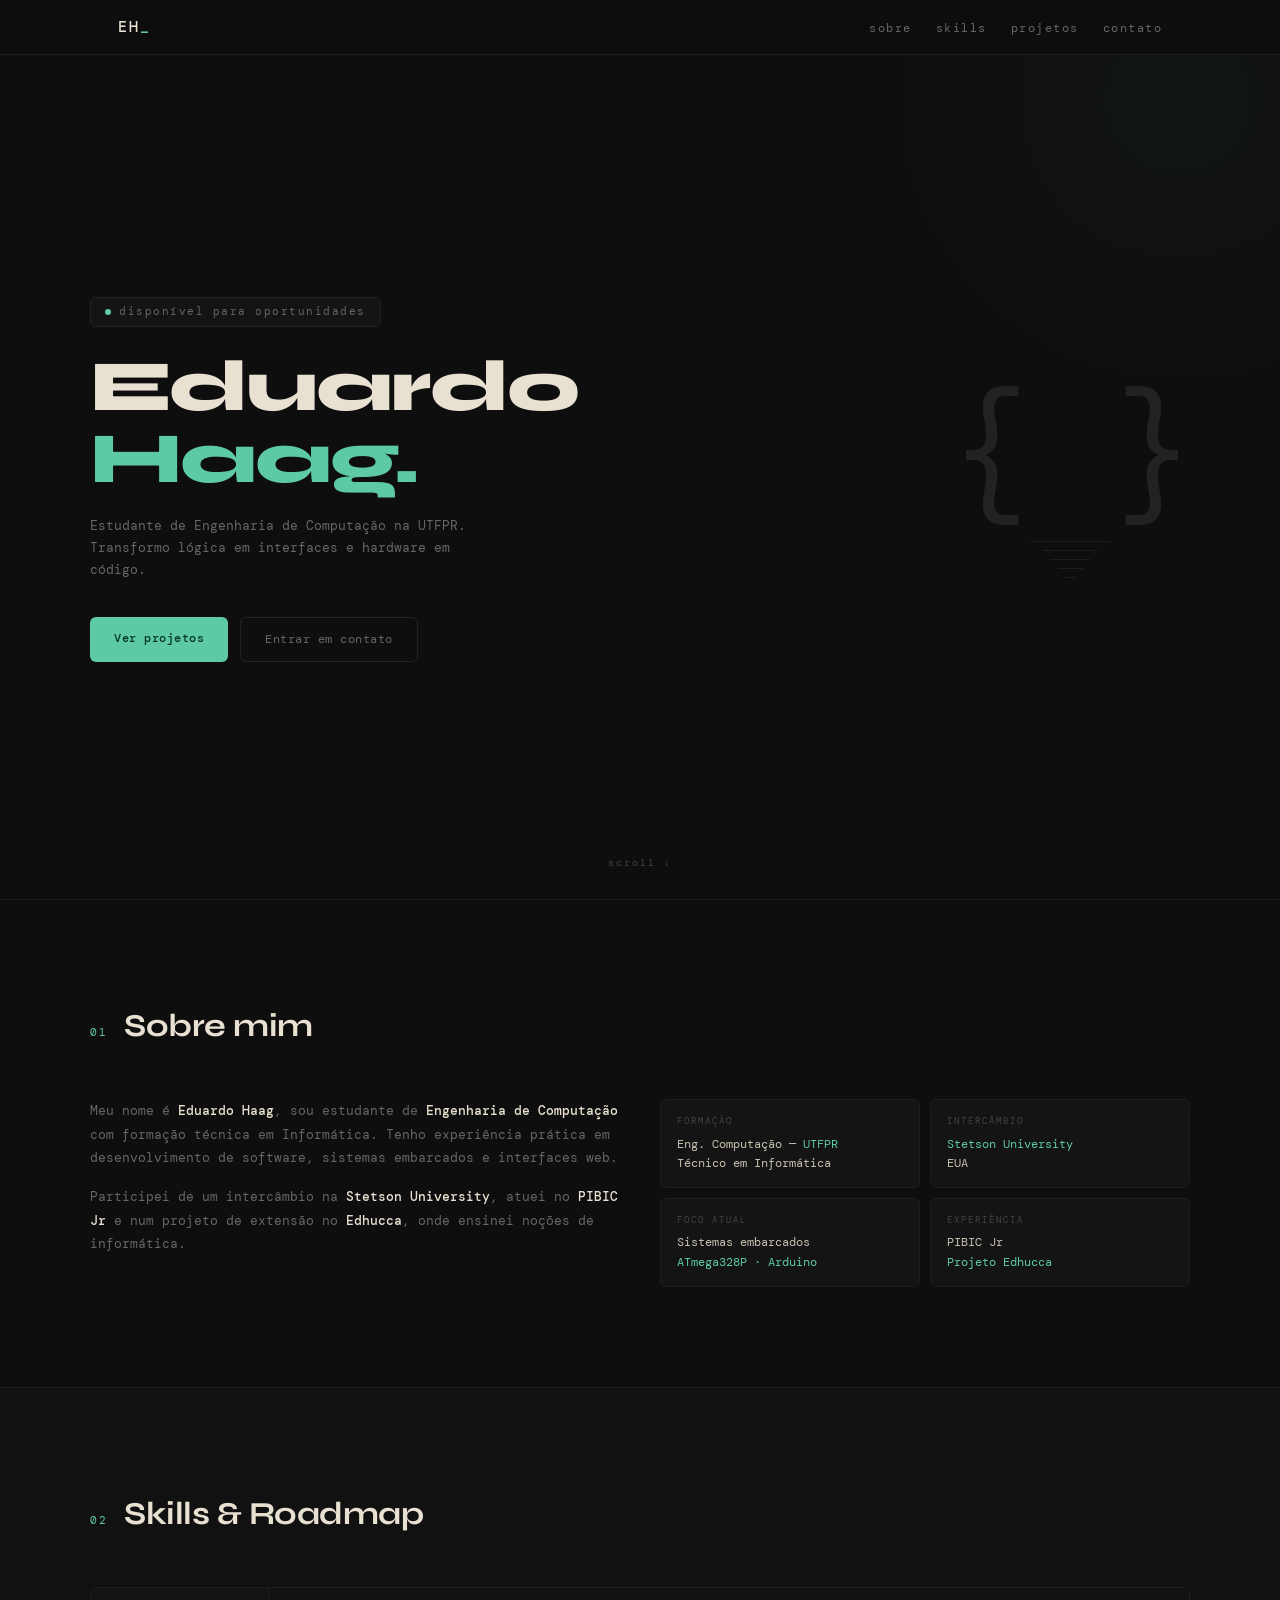
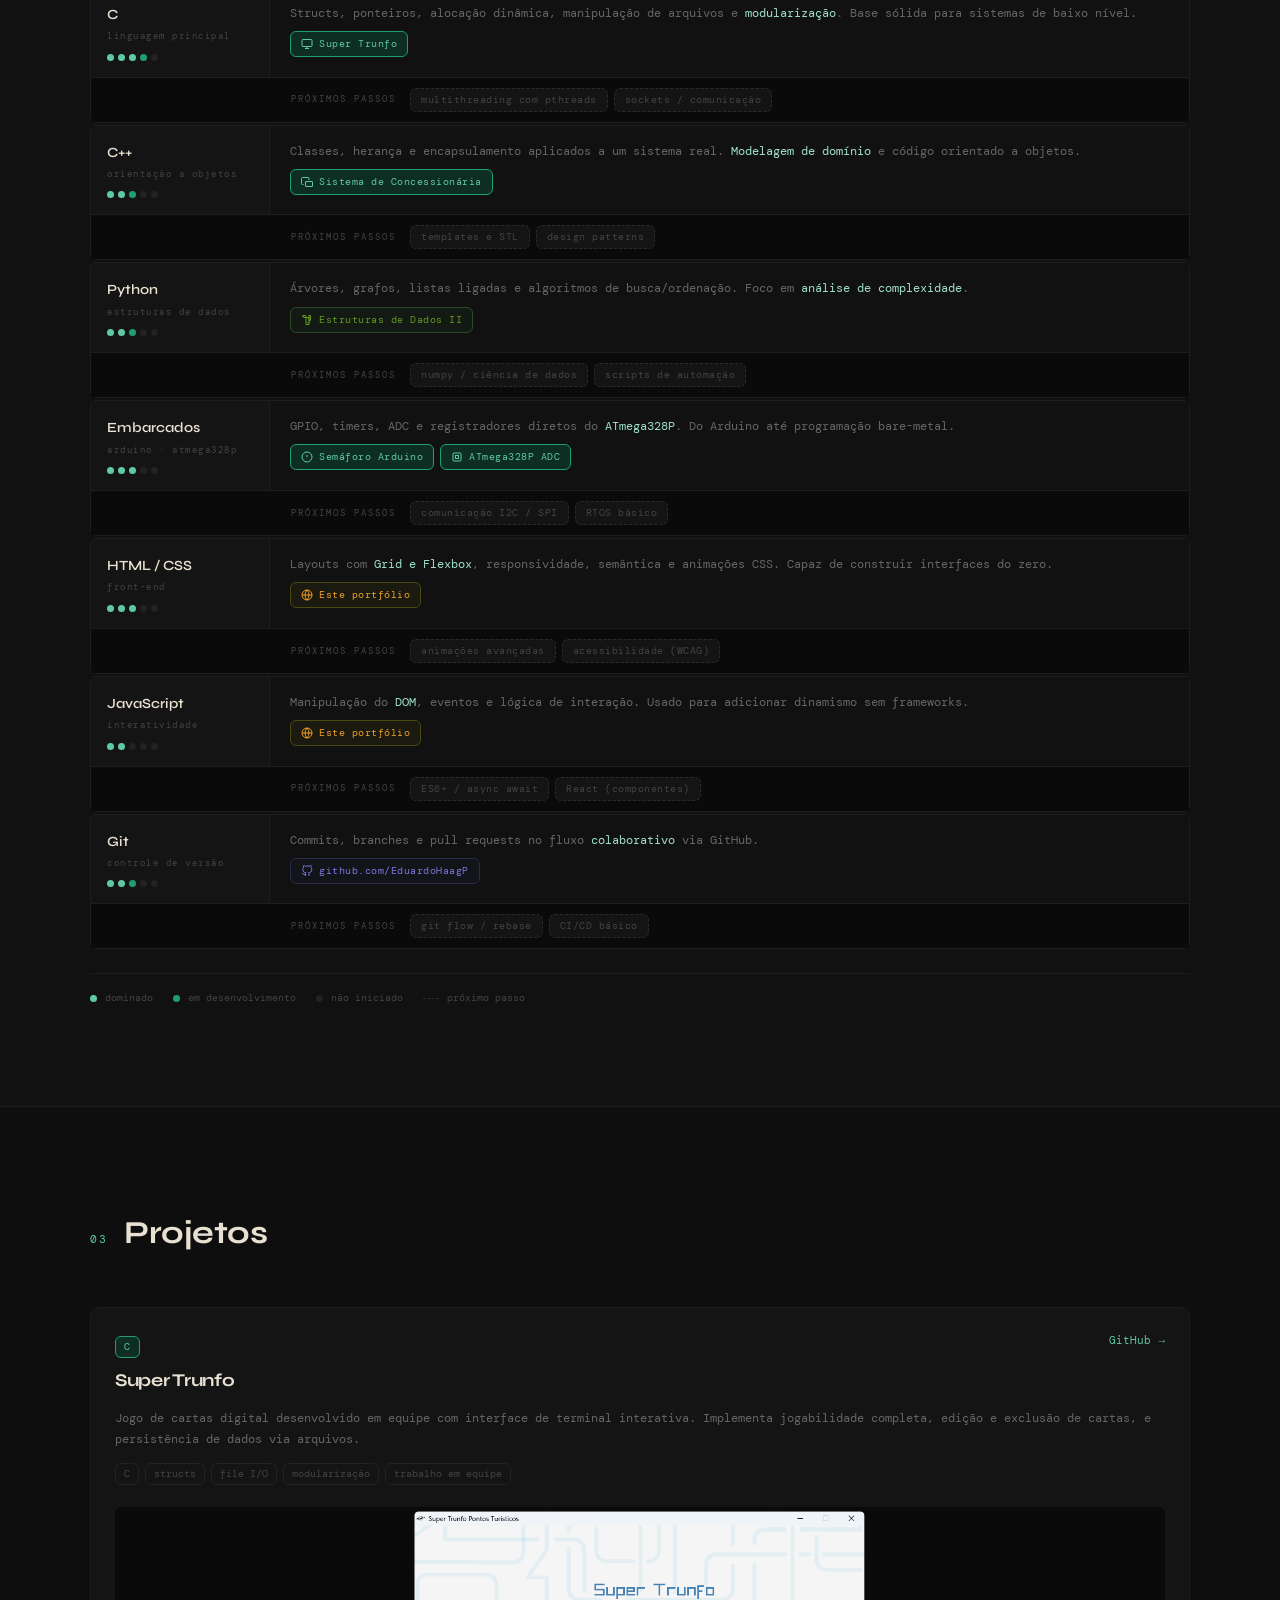
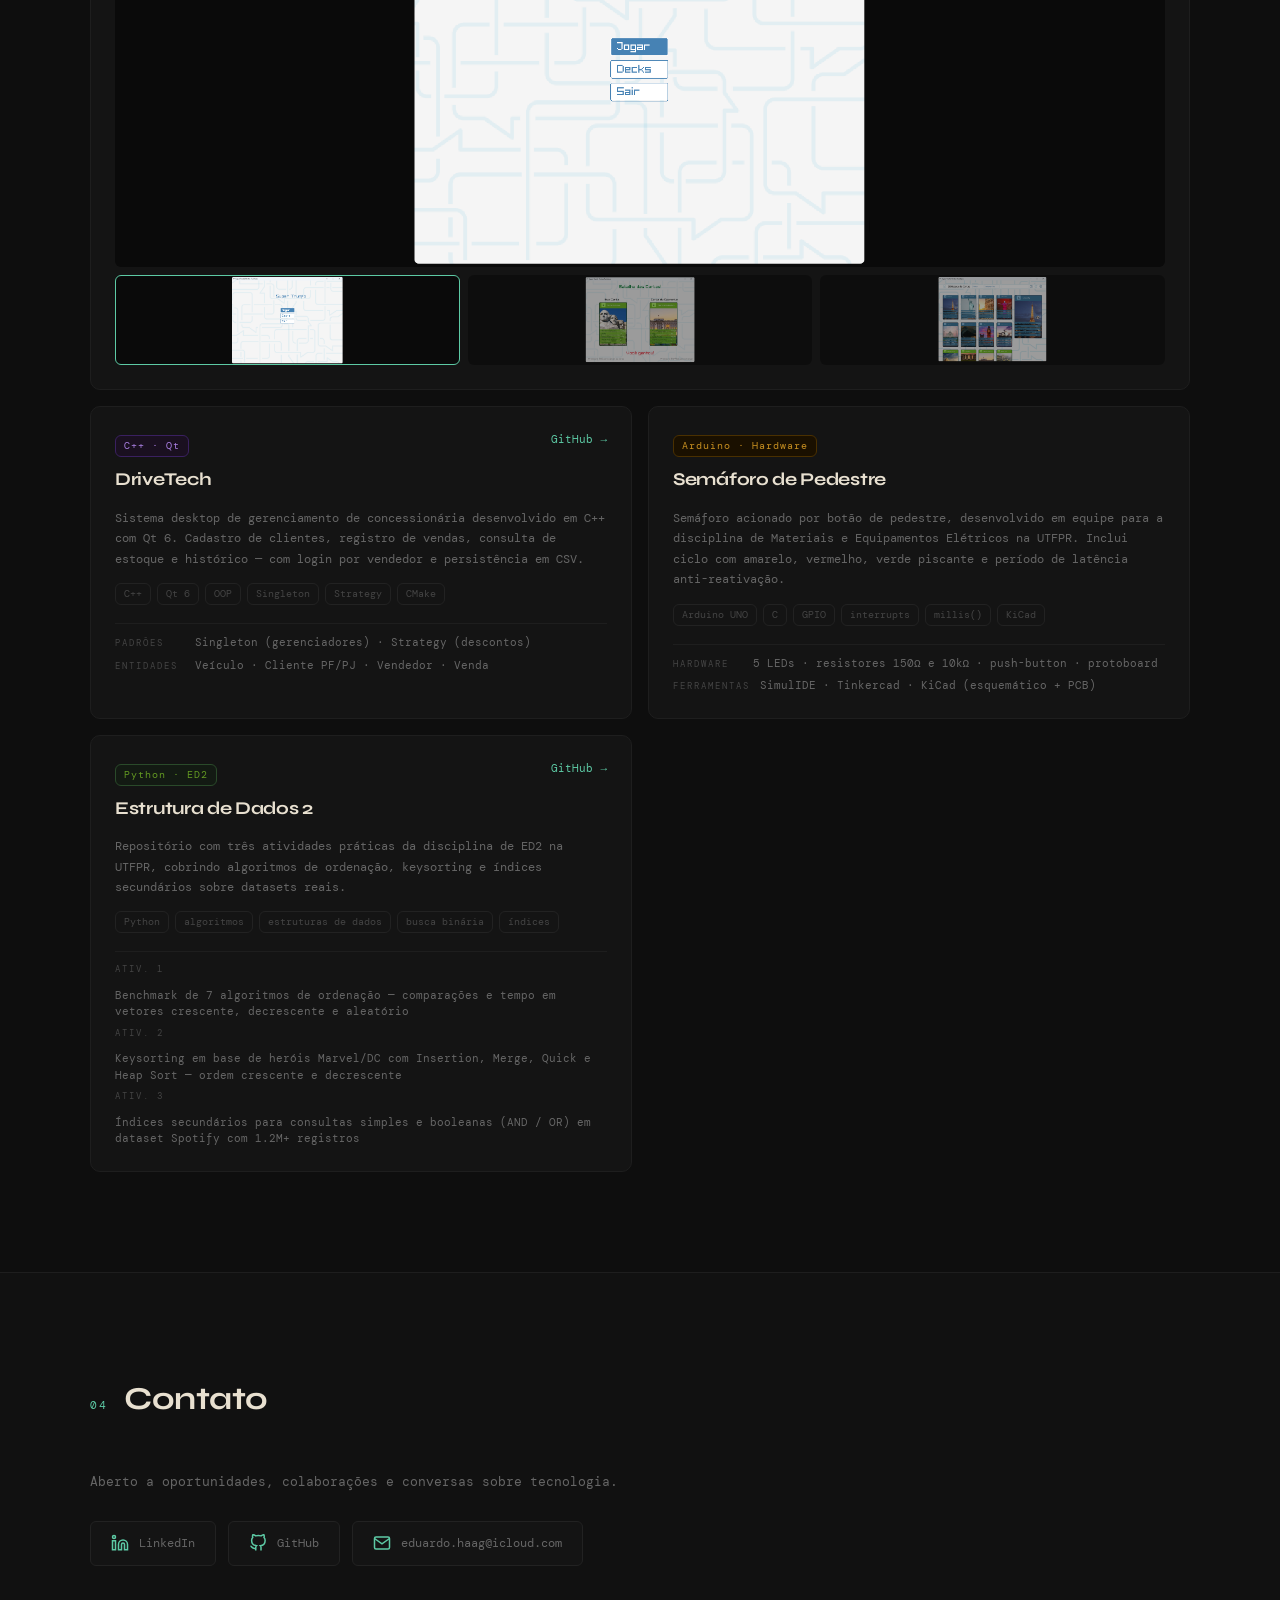
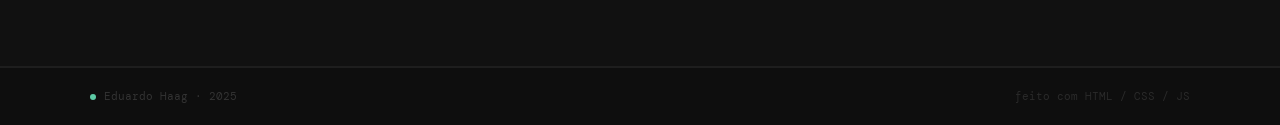
<file: index.html>
<!DOCTYPE html>
<html lang="pt-br">
<head>
  <title>Eduardo Haag</title>
  <meta charset="utf-8">
  <meta name="viewport" content="width=device-width, initial-scale=1.0">
  <link rel="stylesheet" href="./css/style.css">
  <link rel="preconnect" href="https://fonts.googleapis.com">
  <link rel="preconnect" href="https://fonts.gstatic.com" crossorigin>
  <link href="https://fonts.googleapis.com/css2?family=DM+Mono:ital,wght@0,300;0,400;0,500;1,300&family=Syne:wght@400;500;600;700;800&display=swap" rel="stylesheet">
</head>
<body>

  <!-- NAV -->
  <nav id="nav">
    <div class="nav-inner">
      <span class="nav-brand">EH<span class="blink">_</span></span>
      <ul class="nav-links">
        <li><a href="#sobre">sobre</a></li>
        <li><a href="#skills">skills</a></li>
        <li><a href="#projetos">projetos</a></li>
        <li><a href="#contato">contato</a></li>
      </ul>
      <button class="nav-hamburger" id="hamburger" aria-label="Menu">
        <span></span><span></span><span></span>
      </button>
    </div>
    <div class="nav-mobile" id="navMobile">
      <a href="#sobre">sobre</a>
      <a href="#skills">skills</a>
      <a href="#projetos">projetos</a>
      <a href="#contato">contato</a>
    </div>
  </nav>

  <!-- HERO -->
  <section id="hero">
    <div class="hero-inner">
      <div class="hero-text">
        <div class="hero-tag">
          <span class="status-dot"></span>disponível para oportunidades
        </div>
        <h1 class="hero-name">Eduardo<br><em>Haag.</em></h1>
        <p class="hero-sub">Estudante de Engenharia de Computação na UTFPR. Transformo lógica em interfaces e hardware em código.</p>
        <div class="hero-btns">
          <a href="#projetos" class="btn-primary">Ver projetos</a>
          <a href="#contato" class="btn-ghost">Entrar em contato</a>
        </div>
      </div>
      <div class="hero-deco" aria-hidden="true">
        <div class="deco-bracket">{ }</div>
        <div class="deco-lines">
          <span></span><span></span><span></span><span></span><span></span>
        </div>
      </div>
    </div>
    <div class="hero-scroll" aria-hidden="true">scroll ↓</div>
  </section>

  <!-- SOBRE -->
  <section id="sobre">
    <div class="section-inner">
      <div class="section-header">
        <span class="section-num">01</span>
        <h2 class="section-title">Sobre mim</h2>
      </div>
      <div class="sobre-grid">
        <div class="sobre-bio">
          <p>Meu nome é <strong>Eduardo Haag</strong>, sou estudante de <strong>Engenharia de Computação</strong> com formação técnica em Informática. Tenho experiência prática em desenvolvimento de software, sistemas embarcados e interfaces web.</p>
          <p>Participei de um intercâmbio na <strong>Stetson University</strong>, atuei no <strong>PIBIC Jr</strong> e num projeto de extensão no <strong>Edhucca</strong>, onde ensinei noções de informática.</p>
        </div>
        <div class="sobre-cards">
          <div class="info-card">
            <div class="info-card-label">formação</div>
            <div class="info-card-val">Eng. Computação — <em>UTFPR</em><br>Técnico em Informática</div>
          </div>
          <div class="info-card">
            <div class="info-card-label">intercâmbio</div>
            <div class="info-card-val"><em>Stetson University</em><br>EUA</div>
          </div>
          <div class="info-card">
            <div class="info-card-label">foco atual</div>
            <div class="info-card-val">Sistemas embarcados<br><em>ATmega328P · Arduino</em></div>
          </div>
          <div class="info-card">
            <div class="info-card-label">experiência</div>
            <div class="info-card-val">PIBIC Jr<br><em>Projeto Edhucca</em></div>
          </div>
        </div>
      </div>
    </div>
  </section>

  <!-- SKILLS -->
  <section id="skills">
    <div class="section-inner">
      <div class="section-header">
        <span class="section-num">02</span>
        <h2 class="section-title">Skills & Roadmap</h2>
      </div>

      <div class="skills-list">

        <!-- C -->
        <div class="skill-block" data-skill="c">
          <div class="skill-main">
            <div class="skill-left">
              <div class="skill-info">
                <span class="skill-name">C</span>
                <span class="skill-sublabel">linguagem principal</span>
              </div>
              <div class="skill-dots">
                <div class="dot on"></div><div class="dot on"></div><div class="dot on"></div><div class="dot half"></div><div class="dot"></div>
              </div>
            </div>
            <div class="skill-right">
              <p class="skill-desc">Structs, ponteiros, alocação dinâmica, manipulação de arquivos e <em>modularização</em>. Base sólida para sistemas de baixo nível.</p>
              <div class="chips">
                <div class="chip chip-green">
                  <svg xmlns="http://www.w3.org/2000/svg" width="12" height="12" viewBox="0 0 24 24" fill="none" stroke="currentColor" stroke-width="2"><rect x="2" y="3" width="20" height="14" rx="2"/><line x1="8" y1="21" x2="16" y2="21"/><line x1="12" y1="17" x2="12" y2="21"/></svg>
                  <span>Super Trunfo</span>
                </div>
              </div>
            </div>
          </div>
          <div class="skill-next">
            <span class="next-label">próximos passos</span>
            <div class="next-chips">
              <div class="next-chip"><span>multithreading com pthreads</span></div>
              <div class="next-chip"><span>sockets / comunicação</span></div>
            </div>
          </div>
        </div>

        <!-- C++ -->
        <div class="skill-block" data-skill="cpp">
          <div class="skill-main">
            <div class="skill-left">
              <div class="skill-info">
                <span class="skill-name">C++</span>
                <span class="skill-sublabel">orientação a objetos</span>
              </div>
              <div class="skill-dots">
                <div class="dot on"></div><div class="dot on"></div><div class="dot half"></div><div class="dot"></div><div class="dot"></div>
              </div>
            </div>
            <div class="skill-right">
              <p class="skill-desc">Classes, herança e encapsulamento aplicados a um sistema real. <em>Modelagem de domínio</em> e código orientado a objetos.</p>
              <div class="chips">
                <div class="chip chip-green">
                  <svg xmlns="http://www.w3.org/2000/svg" width="12" height="12" viewBox="0 0 24 24" fill="none" stroke="currentColor" stroke-width="2"><path d="M5 17H3a2 2 0 0 1-2-2V5a2 2 0 0 1 2-2h11a2 2 0 0 1 2 2v3"/><rect x="9" y="11" width="14" height="10" rx="1"/></svg>
                  <span>Sistema de Concessionária</span>
                </div>
              </div>
            </div>
          </div>
          <div class="skill-next">
            <span class="next-label">próximos passos</span>
            <div class="next-chips">
              <div class="next-chip"><span>templates e STL</span></div>
              <div class="next-chip"><span>design patterns</span></div>
            </div>
          </div>
        </div>

        <!-- Python -->
        <div class="skill-block" data-skill="python">
          <div class="skill-main">
            <div class="skill-left">
              <div class="skill-info">
                <span class="skill-name">Python</span>
                <span class="skill-sublabel">estruturas de dados</span>
              </div>
              <div class="skill-dots">
                <div class="dot on"></div><div class="dot on"></div><div class="dot half"></div><div class="dot"></div><div class="dot"></div>
              </div>
            </div>
            <div class="skill-right">
              <p class="skill-desc">Árvores, grafos, listas ligadas e algoritmos de busca/ordenação. Foco em <em>análise de complexidade</em>.</p>
              <div class="chips">
                <div class="chip chip-py">
                  <svg xmlns="http://www.w3.org/2000/svg" width="12" height="12" viewBox="0 0 24 24" fill="none" stroke="currentColor" stroke-width="2"><path d="M3 3h6l2 4H5zm13 0h3v10h-3zm-6 4h6v14H10zm3 10h4"/></svg>
                  <span>Estruturas de Dados II</span>
                </div>
              </div>
            </div>
          </div>
          <div class="skill-next">
            <span class="next-label">próximos passos</span>
            <div class="next-chips">
              <div class="next-chip"><span>numpy / ciência de dados</span></div>
              <div class="next-chip"><span>scripts de automação</span></div>
            </div>
          </div>
        </div>

        <!-- Embarcados -->
        <div class="skill-block" data-skill="embedded">
          <div class="skill-main">
            <div class="skill-left">
              <div class="skill-info">
                <span class="skill-name">Embarcados</span>
                <span class="skill-sublabel">arduino · atmega328p</span>
              </div>
              <div class="skill-dots">
                <div class="dot on"></div><div class="dot on"></div><div class="dot on"></div><div class="dot"></div><div class="dot"></div>
              </div>
            </div>
            <div class="skill-right">
              <p class="skill-desc">GPIO, timers, ADC e registradores diretos do <em>ATmega328P</em>. Do Arduino até programação bare-metal.</p>
              <div class="chips">
                <div class="chip chip-green">
                  <svg xmlns="http://www.w3.org/2000/svg" width="12" height="12" viewBox="0 0 24 24" fill="none" stroke="currentColor" stroke-width="2"><circle cx="12" cy="12" r="10"/><line x1="12" y1="8" x2="12" y2="12"/><line x1="12" y1="16" x2="12.01" y2="16"/></svg>
                  <span>Semáforo Arduino</span>
                </div>
                <div class="chip chip-green">
                  <svg xmlns="http://www.w3.org/2000/svg" width="12" height="12" viewBox="0 0 24 24" fill="none" stroke="currentColor" stroke-width="2"><rect x="4" y="4" width="16" height="16" rx="2"/><rect x="9" y="9" width="6" height="6"/></svg>
                  <span>ATmega328P ADC</span>
                </div>
              </div>
            </div>
          </div>
          <div class="skill-next">
            <span class="next-label">próximos passos</span>
            <div class="next-chips">
              <div class="next-chip"><span>comunicação I2C / SPI</span></div>
              <div class="next-chip"><span>RTOS básico</span></div>
            </div>
          </div>
        </div>

        <!-- HTML/CSS -->
        <div class="skill-block" data-skill="web">
          <div class="skill-main">
            <div class="skill-left">
              <div class="skill-info">
                <span class="skill-name">HTML / CSS</span>
                <span class="skill-sublabel">front-end</span>
              </div>
              <div class="skill-dots">
                <div class="dot on"></div><div class="dot on"></div><div class="dot on"></div><div class="dot"></div><div class="dot"></div>
              </div>
            </div>
            <div class="skill-right">
              <p class="skill-desc">Layouts com <em>Grid e Flexbox</em>, responsividade, semântica e animações CSS. Capaz de construir interfaces do zero.</p>
              <div class="chips">
                <div class="chip chip-amber">
                  <svg xmlns="http://www.w3.org/2000/svg" width="12" height="12" viewBox="0 0 24 24" fill="none" stroke="currentColor" stroke-width="2"><circle cx="12" cy="12" r="10"/><line x1="2" y1="12" x2="22" y2="12"/><path d="M12 2a15.3 15.3 0 0 1 4 10 15.3 15.3 0 0 1-4 10 15.3 15.3 0 0 1-4-10 15.3 15.3 0 0 1 4-10z"/></svg>
                  <span>Este portfólio</span>
                </div>
              </div>
            </div>
          </div>
          <div class="skill-next">
            <span class="next-label">próximos passos</span>
            <div class="next-chips">
              <div class="next-chip"><span>animações avançadas</span></div>
              <div class="next-chip"><span>acessibilidade (WCAG)</span></div>
            </div>
          </div>
        </div>

        <!-- JavaScript -->
        <div class="skill-block" data-skill="js">
          <div class="skill-main">
            <div class="skill-left">
              <div class="skill-info">
                <span class="skill-name">JavaScript</span>
                <span class="skill-sublabel">interatividade</span>
              </div>
              <div class="skill-dots">
                <div class="dot on"></div><div class="dot on"></div><div class="dot"></div><div class="dot"></div><div class="dot"></div>
              </div>
            </div>
            <div class="skill-right">
              <p class="skill-desc">Manipulação do <em>DOM</em>, eventos e lógica de interação. Usado para adicionar dinamismo sem frameworks.</p>
              <div class="chips">
                <div class="chip chip-amber">
                  <svg xmlns="http://www.w3.org/2000/svg" width="12" height="12" viewBox="0 0 24 24" fill="none" stroke="currentColor" stroke-width="2"><circle cx="12" cy="12" r="10"/><line x1="2" y1="12" x2="22" y2="12"/><path d="M12 2a15.3 15.3 0 0 1 4 10 15.3 15.3 0 0 1-4 10 15.3 15.3 0 0 1-4-10 15.3 15.3 0 0 1 4-10z"/></svg>
                  <span>Este portfólio</span>
                </div>
              </div>
            </div>
          </div>
          <div class="skill-next">
            <span class="next-label">próximos passos</span>
            <div class="next-chips">
              <div class="next-chip"><span>ES6+ / async await</span></div>
              <div class="next-chip"><span>React (componentes)</span></div>
            </div>
          </div>
        </div>

        <!-- Git -->
        <div class="skill-block" data-skill="git">
          <div class="skill-main">
            <div class="skill-left">
              <div class="skill-info">
                <span class="skill-name">Git</span>
                <span class="skill-sublabel">controle de versão</span>
              </div>
              <div class="skill-dots">
                <div class="dot on"></div><div class="dot on"></div><div class="dot half"></div><div class="dot"></div><div class="dot"></div>
              </div>
            </div>
            <div class="skill-right">
              <p class="skill-desc">Commits, branches e pull requests no fluxo <em>colaborativo</em> via GitHub.</p>
              <div class="chips">
                <div class="chip chip-purple">
                  <svg xmlns="http://www.w3.org/2000/svg" width="12" height="12" viewBox="0 0 24 24" fill="none" stroke="currentColor" stroke-width="2"><path d="M9 19c-5 1.5-5-2.5-7-3m14 6v-3.87a3.37 3.37 0 0 0-.94-2.61c3.14-.35 6.44-1.54 6.44-7A5.44 5.44 0 0 0 20 4.77 5.07 5.07 0 0 0 19.91 1S18.73.65 16 2.48a13.38 13.38 0 0 0-7 0C6.27.65 5.09 1 5.09 1A5.07 5.07 0 0 0 5 4.77a5.44 5.44 0 0 0-1.5 3.78c0 5.42 3.3 6.61 6.44 7A3.37 3.37 0 0 0 9 18.13V22"/></svg>
                  <span>github.com/EduardoHaagP</span>
                </div>
              </div>
            </div>
          </div>
          <div class="skill-next">
            <span class="next-label">próximos passos</span>
            <div class="next-chips">
              <div class="next-chip"><span>git flow / rebase</span></div>
              <div class="next-chip"><span>CI/CD básico</span></div>
            </div>
          </div>
        </div>

      </div><!-- /skills-list -->

      <div class="skills-legend">
        <div class="leg-item"><div class="dot on"></div><span>dominado</span></div>
        <div class="leg-item"><div class="dot half"></div><span>em desenvolvimento</span></div>
        <div class="leg-item"><div class="dot"></div><span>não iniciado</span></div>
        <div class="leg-item"><div class="leg-dash"></div><span>próximo passo</span></div>
      </div>
    </div>
  </section>

  <!-- PROJETOS -->
  <section id="projetos">
    <div class="section-inner">
      <div class="section-header">
        <span class="section-num">03</span>
        <h2 class="section-title">Projetos</h2>
      </div>

      <div class="projetos-grid">

        <!-- Super Trunfo — card largo com galeria -->
        <div class="proj-card proj-card--wide">
          <div class="proj-card-top">
            <div>
              <div class="proj-badge badge-c">C</div>
              <h3 class="proj-name">Super Trunfo</h3>
            </div>
            <a href="https://github.com/EduardoHaagP/supertrunfo" class="proj-link" target="_blank" rel="noopener">GitHub →</a>
          </div>
          <p class="proj-desc">Jogo de cartas digital desenvolvido em equipe com interface de terminal interativa. Implementa jogabilidade completa, edição e exclusão de cartas, e persistência de dados via arquivos.</p>
          <div class="proj-tags">
            <span>C</span><span>structs</span><span>file I/O</span><span>modularização</span><span>trabalho em equipe</span>
          </div>
          <div class="proj-gallery">
            <div class="gallery-main">
              <img id="mainImg" src="./img/Super Trunfo prints/Menu.png" alt="Menu do Super Trunfo">
            </div>
            <div class="gallery-thumbs">
              <img src="./img/Super Trunfo prints/Menu.png" alt="Menu" class="thumb active" data-target="mainImg">
              <img src="./img/Super Trunfo prints/JogarResultado.png" alt="Resultado" class="thumb" data-target="mainImg">
              <img src="./img/Super Trunfo prints/BibliotecaDeCartasCartaSelecionarda.png" alt="Biblioteca" class="thumb" data-target="mainImg">
            </div>
          </div>
        </div>

        <!-- DriveTech -->
        <div class="proj-card">
          <div class="proj-card-top">
            <div>
              <div class="proj-badge badge-cpp">C++ · Qt</div>
              <h3 class="proj-name">DriveTech</h3>
            </div>
            <a href="https://github.com/EduardoHaagP" class="proj-link" target="_blank" rel="noopener">GitHub →</a>
          </div>
          <p class="proj-desc">Sistema desktop de gerenciamento de concessionária desenvolvido em C++ com Qt 6. Cadastro de clientes, registro de vendas, consulta de estoque e histórico — com login por vendedor e persistência em CSV.</p>
          <div class="proj-tags">
            <span>C++</span><span>Qt 6</span><span>OOP</span><span>Singleton</span><span>Strategy</span><span>CMake</span>
          </div>
          <div class="proj-detail">
            <div class="proj-detail-item">
              <span class="proj-detail-label">padrões</span>
              <span class="proj-detail-val">Singleton (gerenciadores) · Strategy (descontos)</span>
            </div>
            <div class="proj-detail-item">
              <span class="proj-detail-label">entidades</span>
              <span class="proj-detail-val">Veículo · Cliente PF/PJ · Vendedor · Venda</span>
            </div>
          </div>
        </div>

        <!-- Semáforo Arduino -->
        <div class="proj-card">
          <div class="proj-card-top">
            <div>
              <div class="proj-badge badge-embedded">Arduino · Hardware</div>
              <h3 class="proj-name">Semáforo de Pedestre</h3>
            </div>
          </div>
          <p class="proj-desc">Semáforo acionado por botão de pedestre, desenvolvido em equipe para a disciplina de Materiais e Equipamentos Elétricos na UTFPR. Inclui ciclo com amarelo, vermelho, verde piscante e período de latência anti-reativação.</p>
          <div class="proj-tags">
            <span>Arduino UNO</span><span>C</span><span>GPIO</span><span>interrupts</span><span>millis()</span><span>KiCad</span>
          </div>
          <div class="proj-detail">
            <div class="proj-detail-item">
              <span class="proj-detail-label">hardware</span>
              <span class="proj-detail-val">5 LEDs · resistores 150Ω e 10kΩ · push-button · protoboard</span>
            </div>
            <div class="proj-detail-item">
              <span class="proj-detail-label">ferramentas</span>
              <span class="proj-detail-val">SimulIDE · Tinkercad · KiCad (esquemático + PCB)</span>
            </div>
          </div>
        </div>

        <!-- Algoritmos de Ordenação / ED2 -->
        <div class="proj-card">
          <div class="proj-card-top">
            <div>
              <div class="proj-badge badge-py">Python · ED2</div>
              <h3 class="proj-name">Estrutura de Dados 2</h3>
            </div>
            <a href="https://github.com/EduardoHaagP" class="proj-link" target="_blank" rel="noopener">GitHub →</a>
          </div>
          <p class="proj-desc">Repositório com três atividades práticas da disciplina de ED2 na UTFPR, cobrindo algoritmos de ordenação, keysorting e índices secundários sobre datasets reais.</p>
          <div class="proj-tags">
            <span>Python</span><span>algoritmos</span><span>estruturas de dados</span><span>busca binária</span><span>índices</span>
          </div>
          <div class="proj-detail">
            <div class="proj-detail-item">
              <span class="proj-detail-label">ativ. 1</span>
              <span class="proj-detail-val">Benchmark de 7 algoritmos de ordenação — comparações e tempo em vetores crescente, decrescente e aleatório</span>
            </div>
            <div class="proj-detail-item">
              <span class="proj-detail-label">ativ. 2</span>
              <span class="proj-detail-val">Keysorting em base de heróis Marvel/DC com Insertion, Merge, Quick e Heap Sort — ordem crescente e decrescente</span>
            </div>
            <div class="proj-detail-item">
              <span class="proj-detail-label">ativ. 3</span>
              <span class="proj-detail-val">Índices secundários para consultas simples e booleanas (AND / OR) em dataset Spotify com 1.2M+ registros</span>
            </div>
          </div>
        </div>

      </div>
    </div>
  </section>

  <!-- CONTATO -->
  <section id="contato">
    <div class="section-inner">
      <div class="section-header">
        <span class="section-num">04</span>
        <h2 class="section-title">Contato</h2>
      </div>
      <p class="contato-sub">Aberto a oportunidades, colaborações e conversas sobre tecnologia.</p>
      <div class="contato-links">
        <a href="https://www.linkedin.com/in/eduardohaag" class="contato-btn" target="_blank" rel="noopener">
          <svg xmlns="http://www.w3.org/2000/svg" width="18" height="18" viewBox="0 0 24 24" fill="none" stroke="currentColor" stroke-width="2"><path d="M16 8a6 6 0 0 1 6 6v7h-4v-7a2 2 0 0 0-2-2 2 2 0 0 0-2 2v7h-4v-7a6 6 0 0 1 6-6z"/><rect x="2" y="9" width="4" height="12"/><circle cx="4" cy="4" r="2"/></svg>
          <span>LinkedIn</span>
        </a>
        <a href="https://github.com/EduardoHaagP" class="contato-btn" target="_blank" rel="noopener">
          <svg xmlns="http://www.w3.org/2000/svg" width="18" height="18" viewBox="0 0 24 24" fill="none" stroke="currentColor" stroke-width="2"><path d="M9 19c-5 1.5-5-2.5-7-3m14 6v-3.87a3.37 3.37 0 0 0-.94-2.61c3.14-.35 6.44-1.54 6.44-7A5.44 5.44 0 0 0 20 4.77 5.07 5.07 0 0 0 19.91 1S18.73.65 16 2.48a13.38 13.38 0 0 0-7 0C6.27.65 5.09 1 5.09 1A5.07 5.07 0 0 0 5 4.77a5.44 5.44 0 0 0-1.5 3.78c0 5.42 3.3 6.61 6.44 7A3.37 3.37 0 0 0 9 18.13V22"/></svg>
          <span>GitHub</span>
        </a>
        <a href="mailto:eduardo.haag@icloud.com" class="contato-btn">
          <svg xmlns="http://www.w3.org/2000/svg" width="18" height="18" viewBox="0 0 24 24" fill="none" stroke="currentColor" stroke-width="2"><path d="M4 4h16c1.1 0 2 .9 2 2v12c0 1.1-.9 2-2 2H4c-1.1 0-2-.9-2-2V6c0-1.1.9-2 2-2z"/><polyline points="22,6 12,13 2,6"/></svg>
          <span>eduardo.haag@icloud.com</span>
        </a>
      </div>
    </div>
  </section>

  <footer>
    <div class="footer-inner">
      <span class="footer-brand"><span class="footer-dot"></span>Eduardo Haag · 2025</span>
      <span class="footer-made">feito com HTML / CSS / JS</span>
    </div>
  </footer>

  <script src="./js/main.js"></script>
</body>
</html>
</file>
<file: css/style.css>
/* =====================
   VARIABLES & RESET
   ===================== */
:root {
  --bg: #0e0e0e;
  --bg2: #111111;
  --bg3: #141414;
  --border: #1e1e1e;
  --border2: #222222;
  --text: #e8e0d0;
  --text-muted: #666666;
  --text-dim: #444444;
  --accent: #5dcaa5;
  --accent-dark: #0f2e23;
  --accent-border: #1d9e75;
  --amber: #EF9F27;
  --amber-bg: #1a1a10;
  --amber-border: #4a4a10;
  --purple: #7F77DD;
  --purple-bg: #13131a;
  --purple-border: #2a2a4a;
  --py-green: #639922;
  --py-bg: #131a13;
  --py-border: #2a4a2a;
  --font-display: 'Syne', sans-serif;
  --font-mono: 'DM Mono', monospace;
  --radius: 6px;
  --radius-lg: 10px;
  --max-w: 1100px;
}

*, *::before, *::after { box-sizing: border-box; margin: 0; padding: 0; }

html { scroll-behavior: smooth; }

body {
  background: var(--bg);
  color: var(--text);
  font-family: var(--font-display);
  line-height: 1.6;
  overflow-x: hidden;
}

a { text-decoration: none; color: inherit; }
img { display: block; max-width: 100%; }

/* =====================
   NAV
   ===================== */
#nav {
  position: fixed;
  top: 0; left: 0; right: 0;
  z-index: 100;
  background: rgba(14,14,14,0.92);
  backdrop-filter: blur(12px);
  border-bottom: 0.5px solid var(--border);
}

.nav-inner {
  max-width: var(--max-w);
  margin: 0 auto;
  padding: 14px 28px;
  display: flex;
  justify-content: space-between;
  align-items: center;
}

.nav-brand {
  font-family: var(--font-mono);
  font-size: 15px;
  letter-spacing: 2px;
  color: var(--text);
  font-weight: 500;
}

.blink {
  animation: blink 1.2s step-end infinite;
  color: var(--accent);
}
@keyframes blink { 0%,100%{opacity:1} 50%{opacity:0} }

.nav-links {
  display: flex;
  gap: 24px;
  list-style: none;
}

.nav-links a {
  font-family: var(--font-mono);
  font-size: 12px;
  letter-spacing: 1.5px;
  color: var(--text-muted);
  transition: color 0.2s;
}
.nav-links a:hover { color: var(--text); }

.nav-hamburger {
  display: none;
  flex-direction: column;
  gap: 5px;
  background: none;
  border: none;
  cursor: pointer;
  padding: 4px;
}
.nav-hamburger span {
  display: block;
  width: 22px;
  height: 1.5px;
  background: var(--text-muted);
  transition: all 0.3s;
}

.nav-mobile {
  display: none;
  flex-direction: column;
  padding: 12px 28px 20px;
  gap: 12px;
  border-top: 0.5px solid var(--border);
}
.nav-mobile a {
  font-family: var(--font-mono);
  font-size: 13px;
  color: var(--text-muted);
  letter-spacing: 1.5px;
}
.nav-mobile.open { display: flex; }

/* =====================
   SECTIONS COMMON
   ===================== */
section {
  padding: 100px 28px;
  border-bottom: 0.5px solid var(--border);
}

.section-inner {
  max-width: var(--max-w);
  margin: 0 auto;
}

.section-header {
  display: flex;
  align-items: baseline;
  gap: 16px;
  margin-bottom: 48px;
}

.section-num {
  font-family: var(--font-mono);
  font-size: 11px;
  color: var(--accent);
  letter-spacing: 2px;
}

.section-title {
  font-size: clamp(22px, 4vw, 32px);
  font-weight: 700;
  color: var(--text);
  letter-spacing: -0.5px;
}

/* =====================
   HERO
   ===================== */
#hero {
  min-height: 100vh;
  display: flex;
  flex-direction: column;
  justify-content: center;
  padding: 120px 28px 60px;
  position: relative;
  border-bottom: 0.5px solid var(--border);
  overflow: hidden;
}

#hero::before {
  content: '';
  position: absolute;
  top: -200px; right: -200px;
  width: 600px; height: 600px;
  background: radial-gradient(circle, rgba(93,202,165,0.04) 0%, transparent 70%);
  pointer-events: none;
}

.hero-inner {
  max-width: var(--max-w);
  margin: 0 auto;
  width: 100%;
  display: flex;
  align-items: center;
  justify-content: space-between;
  gap: 40px;
}

.hero-text { max-width: 560px; }

.hero-tag {
  display: inline-flex;
  align-items: center;
  gap: 8px;
  background: var(--bg3);
  border: 0.5px solid var(--border2);
  color: var(--text-muted);
  font-family: var(--font-mono);
  font-size: 11px;
  letter-spacing: 1.5px;
  padding: 5px 14px;
  border-radius: var(--radius);
  margin-bottom: 24px;
}

.status-dot {
  width: 6px; height: 6px;
  border-radius: 50%;
  background: var(--accent);
  animation: pulse 2s ease-in-out infinite;
}
@keyframes pulse { 0%,100%{opacity:1;transform:scale(1)} 50%{opacity:0.5;transform:scale(0.8)} }

.hero-name {
  font-size: clamp(42px, 8vw, 72px);
  font-weight: 800;
  line-height: 1;
  letter-spacing: -2px;
  color: var(--text);
  margin-bottom: 20px;
}
.hero-name em {
  font-style: normal;
  color: var(--accent);
}

.hero-sub {
  font-family: var(--font-mono);
  font-size: 13px;
  color: var(--text-muted);
  line-height: 1.7;
  margin-bottom: 36px;
  max-width: 400px;
}

.hero-btns { display: flex; gap: 12px; flex-wrap: wrap; }

.btn-primary {
  background: var(--accent);
  color: #04342c;
  font-family: var(--font-mono);
  font-size: 12px;
  font-weight: 500;
  padding: 12px 24px;
  border-radius: var(--radius);
  letter-spacing: 0.5px;
  transition: all 0.2s;
}
.btn-primary:hover { background: #4ab892; transform: translateY(-1px); }

.btn-ghost {
  background: transparent;
  color: var(--text-muted);
  font-family: var(--font-mono);
  font-size: 12px;
  padding: 12px 24px;
  border-radius: var(--radius);
  border: 0.5px solid var(--border2);
  letter-spacing: 0.5px;
  transition: all 0.2s;
}
.btn-ghost:hover { color: var(--text); border-color: #444; }

.hero-deco { text-align: center; }

.deco-bracket {
  font-size: clamp(80px, 14vw, 140px);
  color: var(--border2);
  font-family: var(--font-mono);
  line-height: 1;
  letter-spacing: -4px;
  user-select: none;
}

.deco-lines {
  display: flex;
  flex-direction: column;
  gap: 8px;
  margin-top: 20px;
  align-items: center;
}
.deco-lines span {
  display: block;
  height: 1px;
  background: var(--border);
}
.deco-lines span:nth-child(1){width:80px}
.deco-lines span:nth-child(2){width:55px}
.deco-lines span:nth-child(3){width:40px}
.deco-lines span:nth-child(4){width:25px}
.deco-lines span:nth-child(5){width:12px}

.hero-scroll {
  position: absolute;
  bottom: 28px;
  left: 50%;
  transform: translateX(-50%);
  font-family: var(--font-mono);
  font-size: 10px;
  letter-spacing: 2px;
  color: var(--text-dim);
  animation: float 3s ease-in-out infinite;
}
@keyframes float { 0%,100%{transform:translateX(-50%) translateY(0)} 50%{transform:translateX(-50%) translateY(6px)} }

/* =====================
   SOBRE
   ===================== */
#sobre { background: var(--bg); }

.sobre-grid {
  display: grid;
  grid-template-columns: 1fr 1fr;
  gap: 40px;
  align-items: start;
}

.sobre-bio p {
  font-family: var(--font-mono);
  font-size: 13px;
  color: var(--text-muted);
  line-height: 1.8;
  margin-bottom: 16px;
}
.sobre-bio p:last-child { margin-bottom: 0; }
.sobre-bio strong { color: var(--text); font-weight: 500; }

.sobre-cards {
  display: grid;
  grid-template-columns: 1fr 1fr;
  gap: 10px;
}

.info-card {
  background: var(--bg3);
  border: 0.5px solid var(--border);
  border-radius: var(--radius);
  padding: 14px 16px;
}

.info-card-label {
  font-family: var(--font-mono);
  font-size: 9px;
  color: var(--text-dim);
  letter-spacing: 2px;
  text-transform: uppercase;
  margin-bottom: 6px;
}

.info-card-val {
  font-family: var(--font-mono);
  font-size: 12px;
  color: #c8c0b0;
  line-height: 1.6;
}
.info-card-val em { font-style: normal; color: var(--accent); }

/* =====================
   SKILLS
   ===================== */
#skills { background: var(--bg2); }

.skills-list {
  display: flex;
  flex-direction: column;
  gap: 2px;
}

.skill-block {
  border-radius: var(--radius);
  overflow: hidden;
}

.skill-main {
  display: grid;
  grid-template-columns: 180px 1fr;
}

.skill-left {
  background: var(--bg3);
  border: 0.5px solid var(--border);
  padding: 16px;
  display: flex;
  flex-direction: column;
  justify-content: space-between;
  gap: 10px;
}

.skill-info { display: flex; flex-direction: column; gap: 3px; }

.skill-name {
  font-size: 14px;
  font-weight: 600;
  color: var(--text);
}

.skill-sublabel {
  font-family: var(--font-mono);
  font-size: 9px;
  color: var(--text-dim);
  letter-spacing: 1.5px;
}

.skill-dots { display: flex; gap: 4px; align-items: center; }

.dot {
  width: 7px; height: 7px;
  border-radius: 50%;
  background: var(--border2);
}
.dot.on { background: var(--accent); }
.dot.half { background: var(--accent-border); }

.skill-right {
  background: var(--bg2);
  border: 0.5px solid var(--border);
  border-left: none;
  padding: 16px 20px;
  display: flex;
  flex-direction: column;
  gap: 8px;
}

.skill-desc {
  font-family: var(--font-mono);
  font-size: 12px;
  color: var(--text-muted);
  line-height: 1.6;
}
.skill-desc em { font-style: normal; color: #9FE1CB; }

.chips { display: flex; gap: 6px; flex-wrap: wrap; }

.chip {
  display: inline-flex;
  align-items: center;
  gap: 6px;
  border-radius: var(--radius);
  padding: 4px 10px;
  font-family: var(--font-mono);
}
.chip span { font-size: 10px; letter-spacing: 0.5px; }
.chip svg { flex-shrink: 0; }

.chip-green { background: var(--accent-dark); border: 0.5px solid var(--accent-border); color: var(--accent); }
.chip-purple { background: var(--purple-bg); border: 0.5px solid var(--purple-border); color: var(--purple); }
.chip-py { background: var(--py-bg); border: 0.5px solid var(--py-border); color: var(--py-green); }
.chip-amber { background: var(--amber-bg); border: 0.5px solid var(--amber-border); color: var(--amber); }

.skill-next {
  background: #0a0a0a;
  border: 0.5px solid var(--border);
  border-top: none;
  padding: 10px 20px 10px 200px;
  display: flex;
  align-items: center;
  gap: 14px;
  flex-wrap: wrap;
}

.next-label {
  font-family: var(--font-mono);
  font-size: 9px;
  color: var(--text-dim);
  letter-spacing: 2px;
  white-space: nowrap;
  text-transform: uppercase;
}

.next-chips { display: flex; gap: 6px; flex-wrap: wrap; }

.next-chip {
  display: inline-flex;
  align-items: center;
  gap: 5px;
  background: var(--bg3);
  border: 0.5px dashed #2a2a2a;
  border-radius: var(--radius);
  padding: 3px 10px;
}
.next-chip span {
  font-family: var(--font-mono);
  font-size: 10px;
  color: #444;
  letter-spacing: 0.5px;
}

.skills-legend {
  display: flex;
  gap: 20px;
  flex-wrap: wrap;
  margin-top: 24px;
  padding-top: 16px;
  border-top: 0.5px solid var(--border);
}

.leg-item { display: flex; align-items: center; gap: 8px; }
.leg-item span {
  font-family: var(--font-mono);
  font-size: 10px;
  color: var(--text-dim);
}

.leg-dash { width: 16px; height: 1px; border-top: 1px dashed #2a2a2a; }

/* =====================
   PROJETOS
   ===================== */
#projetos { background: var(--bg); }

.projetos-grid {
  display: grid;
  grid-template-columns: 1fr 1fr;
  gap: 16px;
}

.proj-card {
  background: var(--bg3);
  border: 0.5px solid var(--border);
  border-radius: var(--radius-lg);
  padding: 24px;
  display: flex;
  flex-direction: column;
  gap: 14px;
  transition: border-color 0.2s;
}
.proj-card:hover { border-color: #333; }
.proj-card:first-child { grid-column: 1 / -1; }

.proj-card-top {
  display: flex;
  justify-content: space-between;
  align-items: flex-start;
  gap: 12px;
}

.proj-badge {
  display: inline-block;
  font-family: var(--font-mono);
  font-size: 10px;
  letter-spacing: 1px;
  padding: 2px 8px;
  border-radius: var(--radius);
  margin-bottom: 8px;
}

.badge-c { background: var(--accent-dark); color: var(--accent); border: 0.5px solid var(--accent-border); }
.badge-cpp { background: #1a1020; color: #a87ee0; border: 0.5px solid #3a2060; }
.badge-embedded { background: #1a1000; color: #c89020; border: 0.5px solid #4a3000; }
.badge-py { background: var(--py-bg); color: var(--py-green); border: 0.5px solid var(--py-border); }

.proj-card--wide { grid-column: 1 / -1; }

.proj-detail {
  display: flex;
  flex-direction: column;
  gap: 6px;
  margin-top: 4px;
  padding-top: 10px;
  border-top: 0.5px solid var(--border);
}
.proj-detail-item { display: flex; gap: 10px; align-items: baseline; flex-wrap: wrap; }
.proj-detail-label {
  font-family: var(--font-mono);
  font-size: 9px;
  color: var(--text-dim);
  letter-spacing: 2px;
  text-transform: uppercase;
  white-space: nowrap;
  min-width: 70px;
}
.proj-detail-val {
  font-family: var(--font-mono);
  font-size: 11px;
  color: var(--text-muted);
  line-height: 1.5;
}

.proj-name {
  font-size: 18px;
  font-weight: 700;
  color: var(--text);
  letter-spacing: -0.3px;
}

.proj-link {
  font-family: var(--font-mono);
  font-size: 11px;
  color: var(--accent);
  white-space: nowrap;
  transition: opacity 0.2s;
}
.proj-link:hover { opacity: 0.7; }

.proj-desc {
  font-family: var(--font-mono);
  font-size: 12px;
  color: var(--text-muted);
  line-height: 1.7;
}

.proj-tags {
  display: flex;
  gap: 6px;
  flex-wrap: wrap;
}
.proj-tags span {
  font-family: var(--font-mono);
  font-size: 10px;
  color: var(--text-dim);
  border: 0.5px solid var(--border2);
  border-radius: var(--radius);
  padding: 2px 8px;
}

.proj-gallery { margin-top: 8px; }

.gallery-main {
  border-radius: var(--radius);
  overflow: hidden;
  margin-bottom: 8px;
  background: #0a0a0a;
  height: 360px;
}
.gallery-main img {
  width: 100%;
  height: 100%;
  object-fit: contain;
  transition: transform 0.4s ease;
}
.gallery-main img:hover { transform: scale(1.02); }

.gallery-thumbs {
  display: flex;
  gap: 8px;
}
.thumb {
  flex: 1;
  height: 90px;
  object-fit: contain;
  background: #0a0a0a;
  border-radius: var(--radius);
  cursor: pointer;
  border: 0.5px solid transparent;
  transition: all 0.2s;
  opacity: 0.6;
}
.thumb:hover, .thumb.active {
  opacity: 1;
  border-color: var(--accent);
}

/* =====================
   CONTATO
   ===================== */
#contato { background: var(--bg2); }

.contato-sub {
  font-family: var(--font-mono);
  font-size: 13px;
  color: var(--text-muted);
  margin-bottom: 28px;
}

.contato-links { display: flex; gap: 12px; flex-wrap: wrap; }

.contato-btn {
  display: inline-flex;
  align-items: center;
  gap: 10px;
  background: var(--bg3);
  border: 0.5px solid var(--border2);
  border-radius: var(--radius);
  padding: 12px 20px;
  font-family: var(--font-mono);
  font-size: 12px;
  color: var(--text-muted);
  transition: all 0.2s;
}
.contato-btn:hover {
  color: var(--text);
  border-color: #444;
  transform: translateY(-1px);
}
.contato-btn svg { color: var(--accent); flex-shrink: 0; }

/* =====================
   FOOTER
   ===================== */
footer {
  background: var(--bg);
  border-top: 0.5px solid var(--border);
  padding: 20px 28px;
}

.footer-inner {
  max-width: var(--max-w);
  margin: 0 auto;
  display: flex;
  justify-content: space-between;
  align-items: center;
}

.footer-brand {
  font-family: var(--font-mono);
  font-size: 11px;
  color: #333;
  display: flex;
  align-items: center;
  gap: 8px;
}

.footer-dot {
  width: 6px; height: 6px;
  border-radius: 50%;
  background: var(--accent);
  display: inline-block;
}

.footer-made {
  font-family: var(--font-mono);
  font-size: 11px;
  color: #2a2a2a;
}

/* =====================
   RESPONSIVE
   ===================== */
@media (max-width: 900px) {
  .nav-links { display: none; }
  .nav-hamburger { display: flex; }

  .hero-inner { flex-direction: column; text-align: center; }
  .hero-sub { max-width: 100%; }
  .hero-btns { justify-content: center; }
  .hero-deco { display: none; }

  .sobre-grid { grid-template-columns: 1fr; }
  .sobre-cards { grid-template-columns: 1fr 1fr; }

  .skill-main { grid-template-columns: 140px 1fr; }
  .skill-next { padding-left: 158px; }

  .projetos-grid { grid-template-columns: 1fr; }
  .proj-card:first-child { grid-column: 1; }
}

@media (max-width: 600px) {
  section { padding: 70px 20px; }
  #hero { padding: 100px 20px 60px; }

  .skill-main { grid-template-columns: 1fr; }
  .skill-right { border-left: 0.5px solid var(--border); border-top: none; }
  .skill-next { padding-left: 20px; flex-direction: column; align-items: flex-start; gap: 8px; }

  .sobre-cards { grid-template-columns: 1fr; }

  .contato-links { flex-direction: column; }
  .contato-btn { width: 100%; }

  .footer-inner { flex-direction: column; gap: 8px; text-align: center; }
}
</file>
